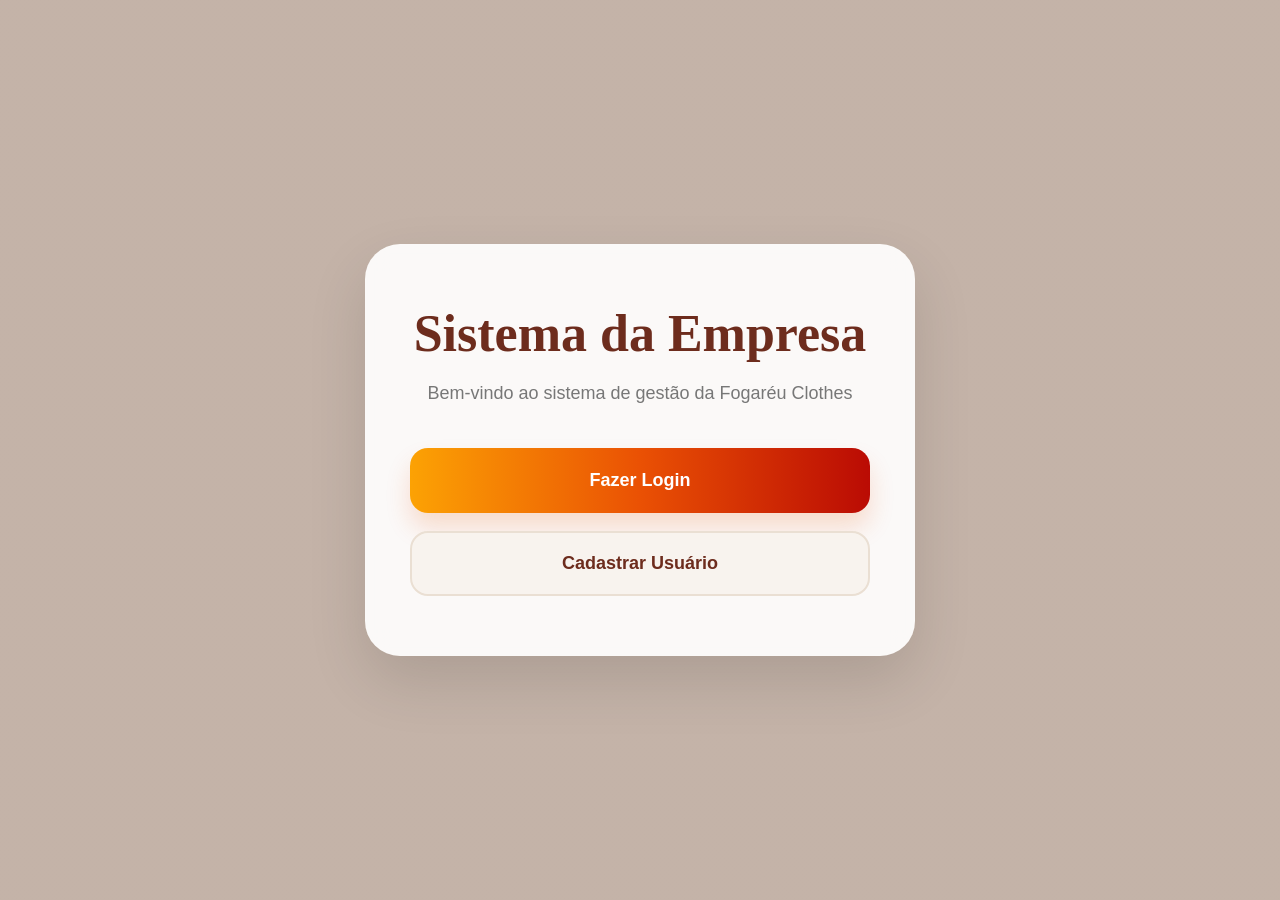
<file: templates/index.html>
<!DOCTYPE html>
<html lang="pt-br">
<head>
    <meta charset="UTF-8">
    <title>Sistema da Empresa</title>
    <link rel="stylesheet" href="/static/style.css">
</head>
 
<body>
 
    <div class="centralizar-pagina">
 
<div class="home-container">
    <h1>Sistema da Empresa</h1>
    <p>Bem-vindo ao sistema de gestão da Fogaréu Clothes</p>
 
    <div class="botoes">
        <a href="/login" class="btn-login">Fazer Login</a>
        <a href="/cadastro" class="btn-cadastro">Cadastrar Usuário</a>
    </div>
 
</div>
 
</body>
</html>
</file>
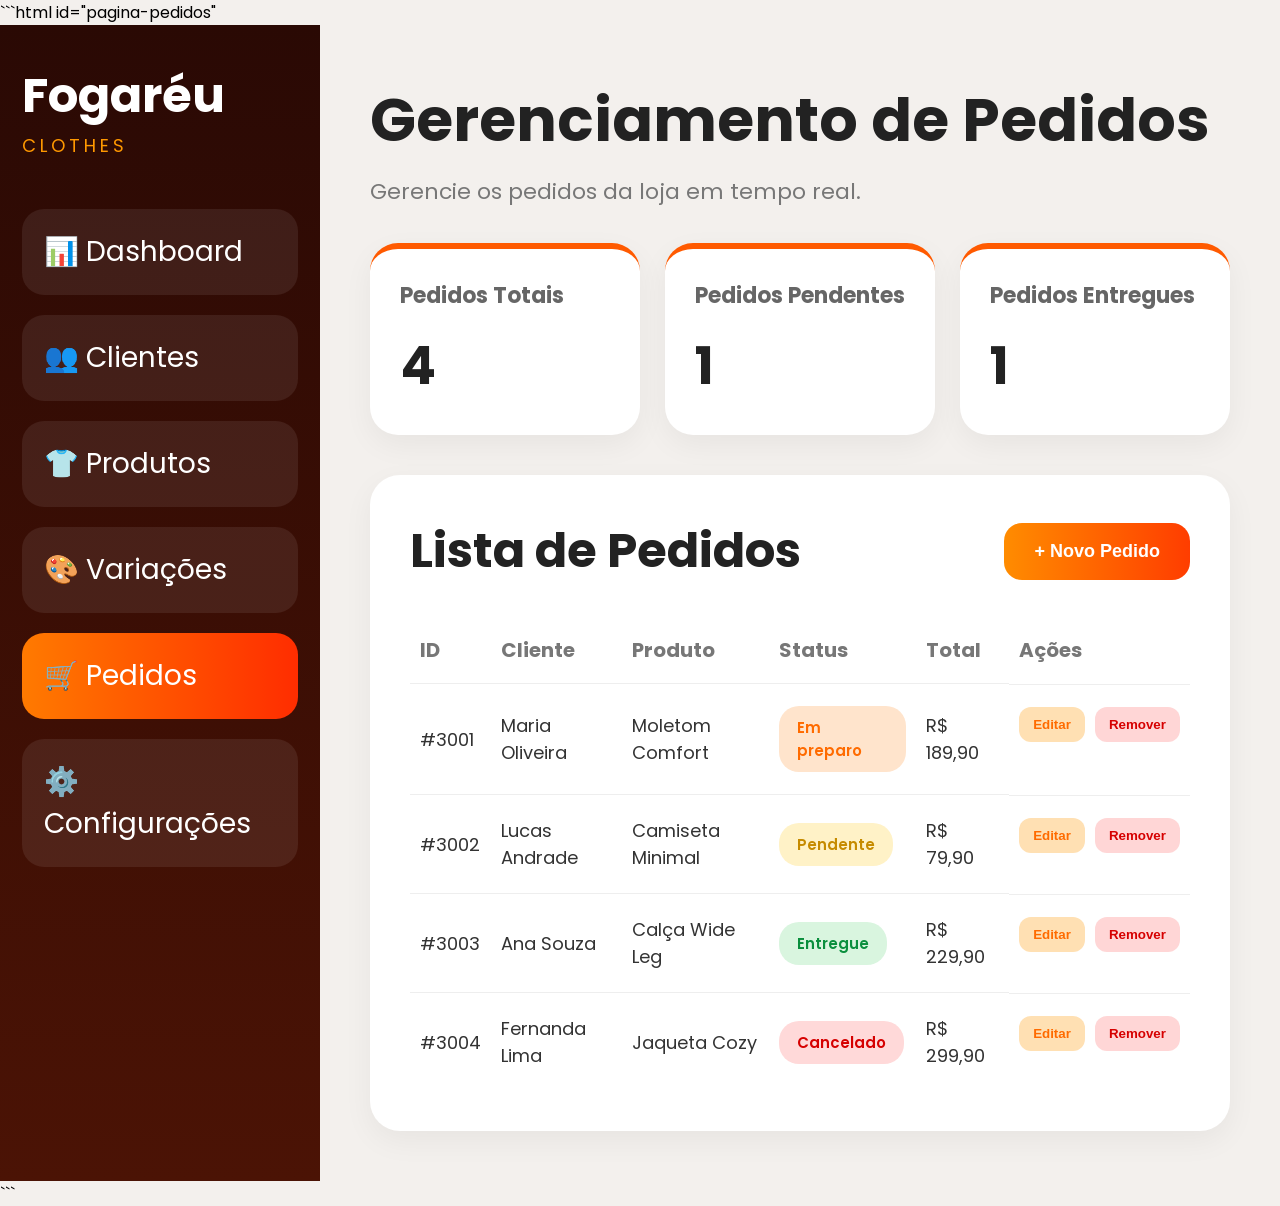
<file: templates/cadastro-pedido.html>
```html id="pagina-pedidos"
<!DOCTYPE html>
<html lang="pt-BR">
<head>
<meta charset="UTF-8">
<meta name="viewport" content="width=device-width, initial-scale=1.0">

<title>Gerenciamento de Pedidos</title>

<link href="https://fonts.googleapis.com/css2?family=Poppins:wght@300;400;500;600;700&display=swap" rel="stylesheet">

<style>

/* =========================================================
RESET
========================================================= */

*{
    margin:0;
    padding:0;
    box-sizing:border-box;
}

body{
    font-family:'Poppins', sans-serif;
    background:#f3f0ed;
}

/* =========================================================
LAYOUT
========================================================= */

.container{
    display:flex;
    min-height:100vh;
}

/* =========================================================
SIDEBAR
========================================================= */

.sidebar{
    width:320px;
    background:linear-gradient(to bottom,#2a0904,#4b1305);
    padding:35px 22px;
}

.logo h1{
    color:#fff;
    font-size:48px;
    font-weight:700;
}

.logo span{
    color:#ff9800;
    letter-spacing:4px;
    font-size:18px;
}

.menu{
    margin-top:50px;
    display:flex;
    flex-direction:column;
    gap:20px;
}

.menu-item{
    text-decoration:none;
    color:#fff;
    background:rgba(255,255,255,0.08);
    padding:22px;
    border-radius:22px;
    font-size:28px;
    transition:0.3s;
}

.menu-item:hover{
    background:#ff5a00;
}

.menu-item.active{
    background:linear-gradient(to right,#ff7a00,#ff2d00);
}

/* =========================================================
CONTENT
========================================================= */

.content{
    flex:1;
    padding:50px;
}

.topo{
    margin-bottom:35px;
}

.topo h1{
    font-size:60px;
    color:#222;
}

.topo p{
    margin-top:10px;
    color:#777;
    font-size:22px;
}

/* =========================================================
CARDS
========================================================= */

.cards{
    display:grid;
    grid-template-columns:repeat(auto-fit,minmax(250px,1fr));
    gap:25px;
    margin-bottom:40px;
}

.card{
    background:#fff;
    padding:30px;
    border-radius:28px;
    box-shadow:0 10px 30px rgba(0,0,0,0.05);
    border-top:6px solid #ff5a00;
}

.card h3{
    color:#666;
    font-size:22px;
    margin-bottom:15px;
}

.card span{
    font-size:52px;
    font-weight:700;
    color:#222;
}

/* =========================================================
PEDIDOS
========================================================= */

.pedidos-box{
    background:#fff;
    padding:40px;
    border-radius:30px;
    box-shadow:0 10px 30px rgba(0,0,0,0.05);
}

.titulo-pedidos{
    display:flex;
    justify-content:space-between;
    align-items:center;
    margin-bottom:30px;
}

.titulo-pedidos h2{
    font-size:48px;
    color:#222;
}

.btn-novo{
    background:linear-gradient(to right,#ff8c00,#ff3d00);
    color:#fff;
    border:none;
    padding:18px 30px;
    border-radius:18px;
    font-size:18px;
    font-weight:600;
    cursor:pointer;
    transition:0.3s;
}

.btn-novo:hover{
    opacity:0.9;
    transform:translateY(-2px);
}

/* =========================================================
TABELA
========================================================= */

table{
    width:100%;
    border-collapse:collapse;
}

th{
    text-align:left;
    color:#777;
    padding:18px 10px;
    font-size:20px;
}

td{
    padding:22px 10px;
    border-top:1px solid #eee;
    font-size:18px;
    color:#333;
}

/* =========================================================
STATUS
========================================================= */

.status{
    padding:10px 18px;
    border-radius:20px;
    font-weight:600;
    font-size:15px;
    display:inline-block;
}

.preparo{
    background:#ffe4cc;
    color:#ff6b00;
}

.pendente{
    background:#fff2c7;
    color:#c68b00;
}

.entregue{
    background:#d9f5df;
    color:#0a8f3d;
}

.cancelado{
    background:#ffd9d9;
    color:#d60000;
}

/* =========================================================
AÇÕES
========================================================= */

.acoes{
    display:flex;
    gap:10px;
}

.btn{
    border:none;
    padding:10px 14px;
    border-radius:12px;
    cursor:pointer;
    font-weight:600;
    transition:0.3s;
}

.editar{
    background:#ffe0b3;
    color:#ff6b00;
}

.remover{
    background:#ffd6d6;
    color:#d60000;
}

.btn:hover{
    opacity:0.85;
}

/* =========================================================
RESPONSIVO
========================================================= */

@media(max-width:1100px){

    .sidebar{
        display:none;
    }

    .content{
        padding:30px;
    }

    .titulo-pedidos{
        flex-direction:column;
        gap:20px;
        align-items:flex-start;
    }

    .titulo-pedidos h2{
        font-size:36px;
    }

    table{
        display:block;
        overflow-x:auto;
    }

}

</style>
</head>

<body>

<div class="container">

    <!-- SIDEBAR -->

    <aside class="sidebar">

        <div class="logo">
            <h1>Fogaréu</h1>
            <span>CLOTHES</span>
        </div>

        <nav class="menu">

            <a href="#" class="menu-item">
                📊 Dashboard
            </a>

            <a href="#" class="menu-item">
                👥 Clientes
            </a>

            <a href="#" class="menu-item">
                👕 Produtos
            </a>

            <a href="#" class="menu-item">
                🎨 Variações
            </a>

            <a href="#" class="menu-item active">
                🛒 Pedidos
            </a>

            <a href="#" class="menu-item">
                ⚙️ Configurações
            </a>

        </nav>

    </aside>

    <!-- CONTENT -->

    <main class="content">

        <div class="topo">

            <h1>Gerenciamento de Pedidos</h1>

            <p>Gerencie os pedidos da loja em tempo real.</p>

        </div>

        <!-- CARDS -->

        <div class="cards">

            <div class="card">
                <h3>Pedidos Totais</h3>
                <span id="totalPedidos">4</span>
            </div>

            <div class="card">
                <h3>Pedidos Pendentes</h3>
                <span id="pendentes">1</span>
            </div>

            <div class="card">
                <h3>Pedidos Entregues</h3>
                <span id="entregues">1</span>
            </div>

        </div>

        <!-- TABELA -->

        <section class="pedidos-box">

            <div class="titulo-pedidos">

                <h2>Lista de Pedidos</h2>

                <button class="btn-novo" onclick="novoPedido()">
                    + Novo Pedido
                </button>

            </div>

            <table>

                <thead>

                    <tr>

                        <th>ID</th>
                        <th>Cliente</th>
                        <th>Produto</th>
                        <th>Status</th>
                        <th>Total</th>
                        <th>Ações</th>

                    </tr>

                </thead>

                <tbody id="tabelaPedidos">

                    <tr>

                        <td>#3001</td>
                        <td>Maria Oliveira</td>
                        <td>Moletom Comfort</td>

                        <td>
                            <span class="status preparo">
                                Em preparo
                            </span>
                        </td>

                        <td>R$ 189,90</td>

                        <td class="acoes">

                            <button class="btn editar">
                                Editar
                            </button>

                            <button class="btn remover" onclick="removerPedido(this)">
                                Remover
                            </button>

                        </td>

                    </tr>

                    <tr>

                        <td>#3002</td>
                        <td>Lucas Andrade</td>
                        <td>Camiseta Minimal</td>

                        <td>
                            <span class="status pendente">
                                Pendente
                            </span>
                        </td>

                        <td>R$ 79,90</td>

                        <td class="acoes">

                            <button class="btn editar">
                                Editar
                            </button>

                            <button class="btn remover" onclick="removerPedido(this)">
                                Remover
                            </button>

                        </td>

                    </tr>

                    <tr>

                        <td>#3003</td>
                        <td>Ana Souza</td>
                        <td>Calça Wide Leg</td>

                        <td>
                            <span class="status entregue">
                                Entregue
                            </span>
                        </td>

                        <td>R$ 229,90</td>

                        <td class="acoes">

                            <button class="btn editar">
                                Editar
                            </button>

                            <button class="btn remover" onclick="removerPedido(this)">
                                Remover
                            </button>

                        </td>

                    </tr>

                    <tr>

                        <td>#3004</td>
                        <td>Fernanda Lima</td>
                        <td>Jaqueta Cozy</td>

                        <td>
                            <span class="status cancelado">
                                Cancelado
                            </span>
                        </td>

                        <td>R$ 299,90</td>

                        <td class="acoes">

                            <button class="btn editar">
                                Editar
                            </button>

                            <button class="btn remover" onclick="removerPedido(this)">
                                Remover
                            </button>

                        </td>

                    </tr>

                </tbody>

            </table>

        </section>

    </main>

</div>

<script>

/* =========================================================
NOVO PEDIDO
========================================================= */

function novoPedido(){

    const tabela = document.getElementById("tabelaPedido");

    const linha = document.createElement("tr");

    linha.innerHTML = `

        <td>#3005</td>

        <td>Novo Cliente</td>

        <td>Novo Produto</td>

        <td>
            <span class="status pendente">
                Pendente
            </span>
        </td>

        <td>R$ 0,00</td>

        <td class="acoes">

            <button class="btn editar">
                Editar
            </button>

            <button class="btn remover" onclick="removerPedido(this)">
                Remover
            </button>

        </td>

    `;

    tabela.appendChild(linha);

    atualizarCards();

}

/* =========================================================
REMOVER PEDIDO
========================================================= */

function removerPedido(botao){

    botao.closest("tr").remove();

    atualizarCards();

}

/* =========================================================
ATUALIZA CARDS
========================================================= */

function atualizarCards(){

    const linhas = document.querySelectorAll("#tabelaPedido tr");

    document.getElementById("totalPedido").innerText = linhas.length;

    let pendentes = 0;
    let entregues = 0;

    linhas.forEach(linha => {

        const status = linha.innerText;

        if(status.includes("Pendente")){
            pendentes++;
        }

        if(status.includes("Entregue")){
            entregues++;
        }

    });

    document.getElementById("pendentes").innerText = pendentes;

    document.getElementById("entregues").innerText = entregues;

}

</script>

</body>
</html>
```
</file>
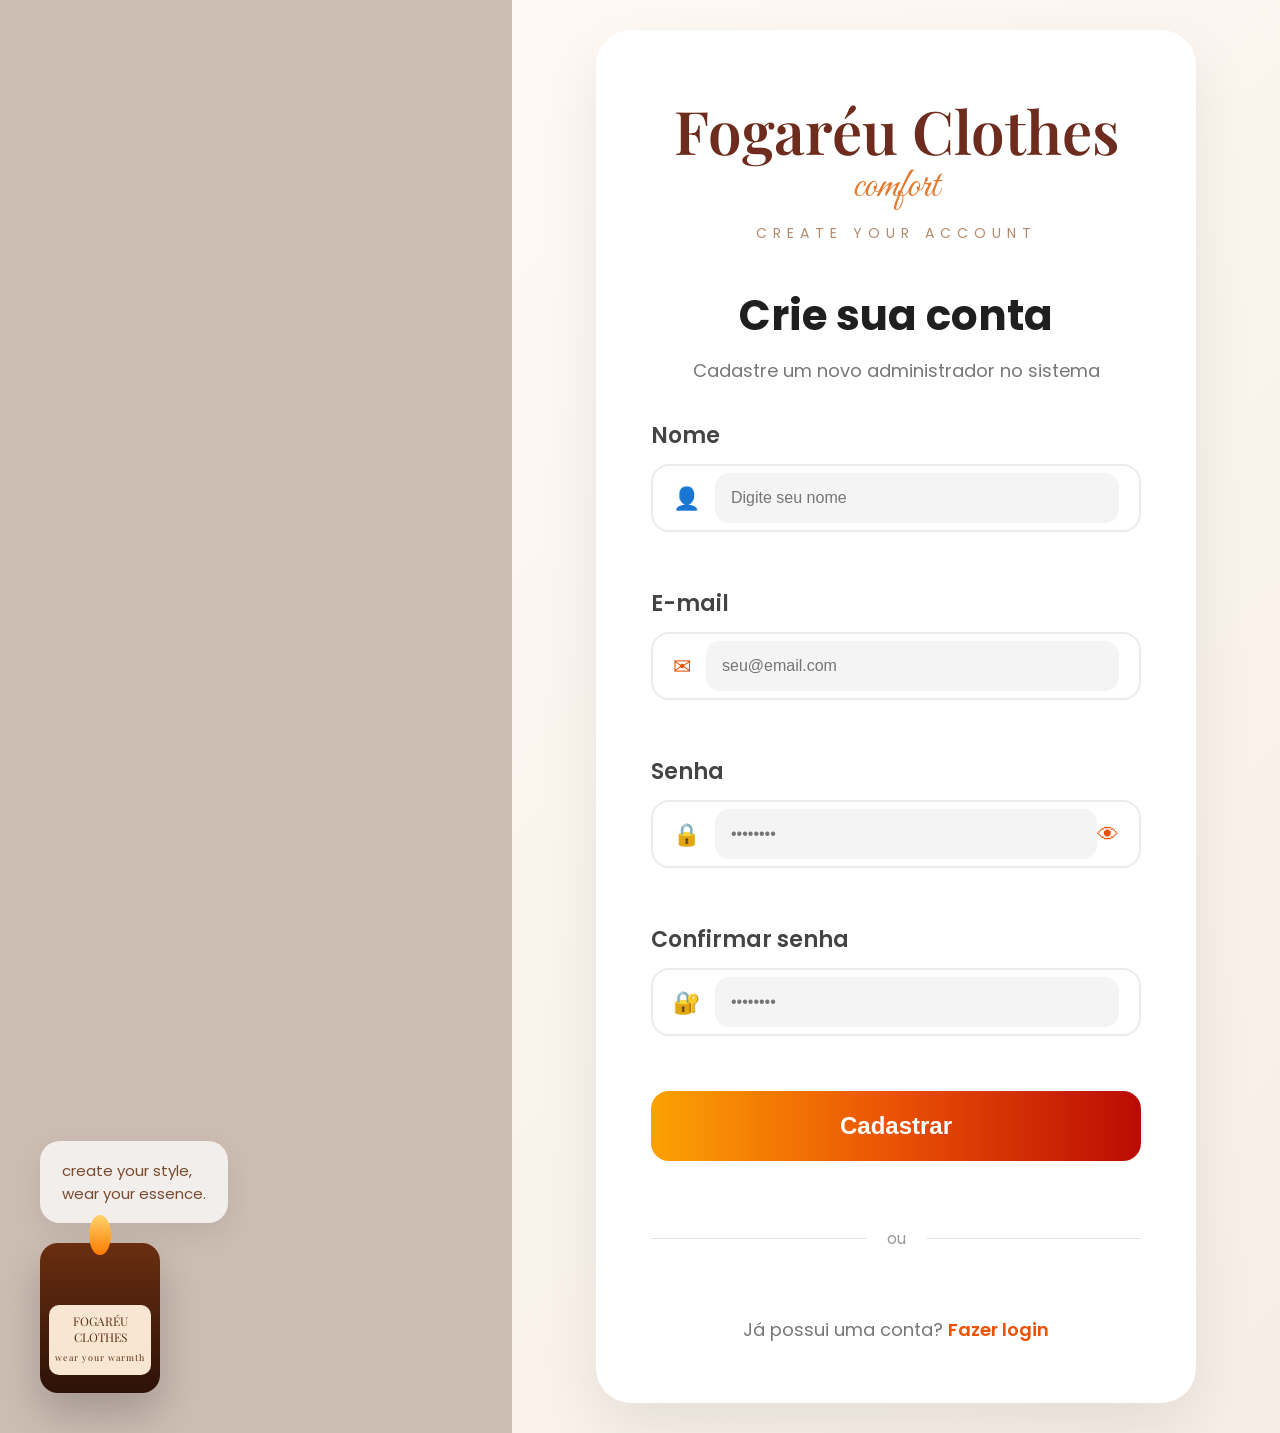
<file: templates/cadastro.html>
<!DOCTYPE html>
<html lang="pt-BR">
<head>

    <meta charset="UTF-8">

    <meta
        name="viewport"
        content="width=device-width, initial-scale=1.0"
    >

    <title>Fogaréu Clothes - Cadastro</title>

    <!-- GOOGLE FONTS -->
    <link rel="preconnect" href="https://fonts.googleapis.com">

    <link
        rel="preconnect"
        href="https://fonts.gstatic.com"
        crossorigin
    >

    <link
        href="https://fonts.googleapis.com/css2?family=Poppins:wght@300;400;500;600;700&family=Playfair+Display:wght@500;700&family=Great+Vibes&display=swap"
        rel="stylesheet"
    >

    <!-- CSS -->
    <link
        rel="stylesheet"
        href="/static/style.css"
    >

</head>

<body>

    <div class="container">

        <!-- LADO ESQUERDO -->
        <div class="left-side">

            <div class="decor">

                <div class="quote">
                    create your style,<br>
                    wear your essence.
                </div>

                <div class="candle">

                    <div class="flame"></div>

                    <div class="label">

                        FOGARÉU<br>
                        CLOTHES

                        <span>wear your warmth</span>

                    </div>

                </div>

            </div>

        </div>

        <!-- LADO DIREITO -->
        <div class="right-side">

            <div class="login-card">

                <!-- LOGO -->
                <div class="brand">

                    <h1>Fogaréu Clothes</h1>

                    <div class="comfort">
                        comfort
                    </div>

                    <div class="slogan">
                        CREATE YOUR ACCOUNT
                    </div>

                </div>

                <!-- TEXTO -->
                <div class="welcome">

                    <h2>Crie sua conta</h2>

                    <p>
                        Cadastre um novo administrador no sistema
                    </p>

                </div>

                <!-- FORM -->
                <form
                    action="/cadastro"
                    method="POST"
                >

                    <!-- NOME -->
                    <div class="input-group">

                        <label>Nome</label>

                        <div class="input-box">

                            <span class="icon">👤</span>

                            <input
                                type="text"
                                name="nome"
                                placeholder="Digite seu nome"
                                required
                            >

                        </div>

                    </div>

                    <!-- EMAIL -->
                    <div class="input-group">

                        <label>E-mail</label>

                        <div class="input-box">

                            <span class="icon">✉</span>

                            <input
                                type="email"
                                name="email"
                                placeholder="seu@email.com"
                                required
                            >

                        </div>

                    </div>

                    <!-- SENHA -->
                    <div class="input-group">

                        <label>Senha</label>

                        <div class="input-box">

                            <span class="icon">🔒</span>

                            <input
                                type="password"
                                id="password"
                                name="senha"
                                placeholder="••••••••"
                                required
                            >

                            <span
                                class="icon"
                                id="togglePassword"
                                style="cursor:pointer;"
                            >
                                👁
                            </span>

                        </div>

                    </div>

                    <!-- CONFIRMAR SENHA -->
                    <div class="input-group">

                        <label>Confirmar senha</label>

                        <div class="input-box">

                            <span class="icon">🔐</span>

                            <input
                                type="password"
                                id="confirmPassword"
                                placeholder="••••••••"
                                required
                            >

                        </div>

                    </div>

                    <!-- BOTÃO -->
                    <button
                        type="submit"
                        class="login-btn"
                    >
                        Cadastrar
                    </button>

                    <!-- DIVISOR -->
                    <div class="divider">
                        ou
                    </div>

                    <!-- LOGIN -->
                    <div class="register">

                        Já possui uma conta?

                        <a href="/login">
                            Fazer login
                        </a>

                    </div>

                </form>

            </div>

        </div>

    </div>

    <!-- SCRIPT -->
    <script>
        fetch("http://127.0.0.1:5000/produtos/cadastrar", {
    method: "POST",
    headers: {
        "Content-Type": "application/json"
    },
    body: JSON.stringify({
        nome: "Notebook",
        preco: 2500
    })
})

        // MOSTRAR / ESCONDER SENHA

        const togglePassword =
        document.getElementById("togglePassword");

        const password =
        document.getElementById("password");

        togglePassword.addEventListener("click", () => {

            const type =
            password.getAttribute("type") === "password"
            ? "text"
            : "password";

            password.setAttribute("type", type);

        });

    </script>

</body>
</html>
</file>
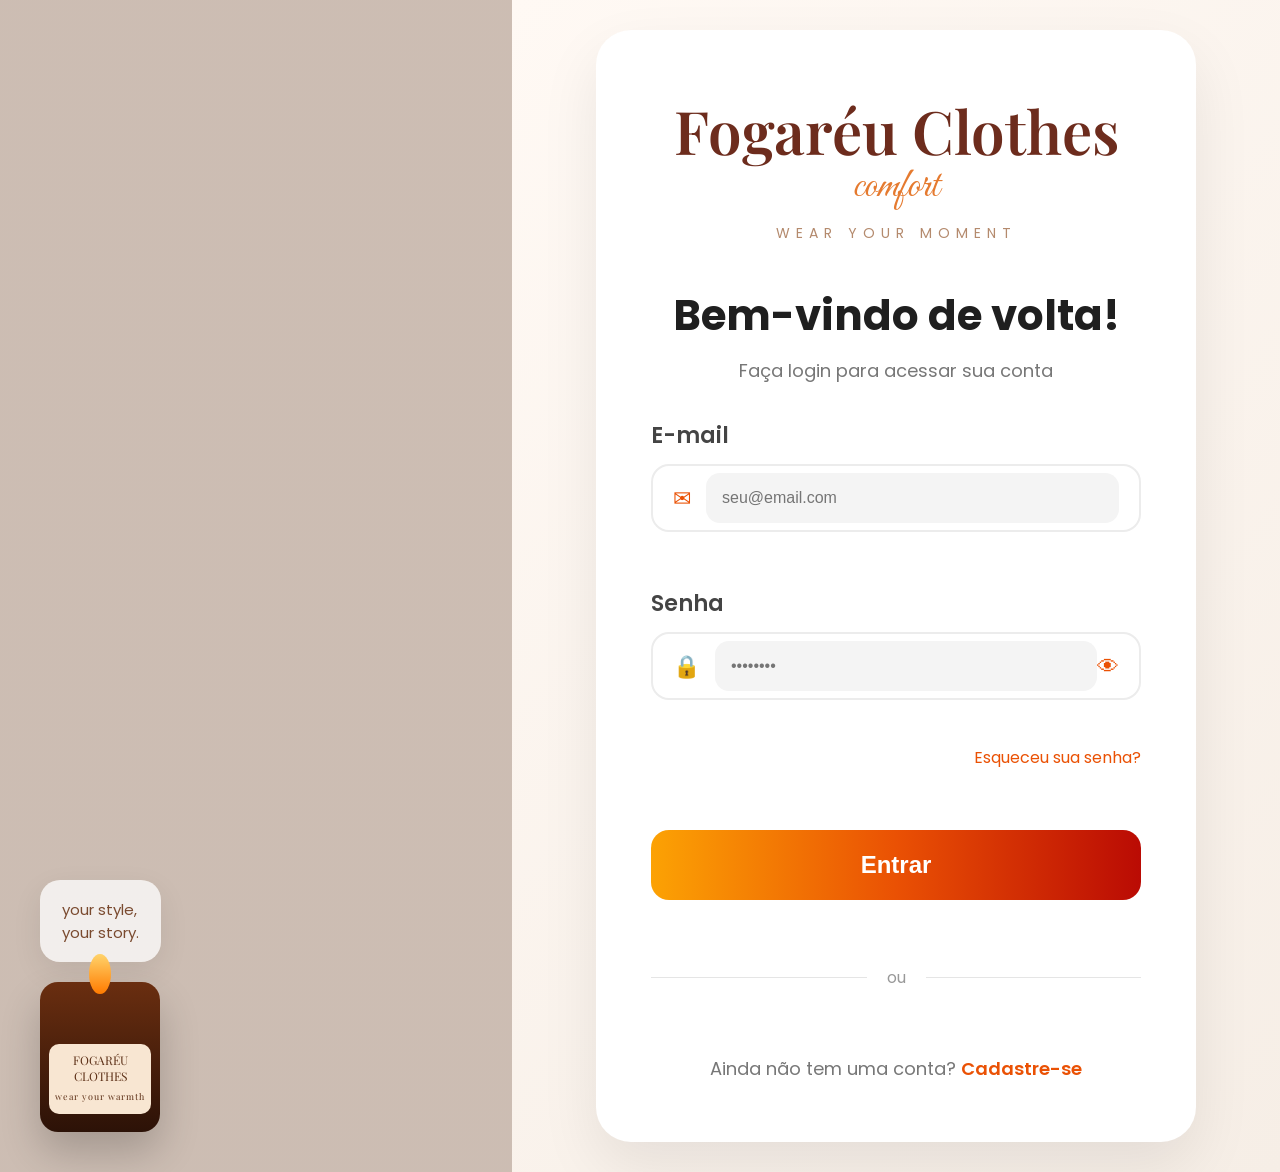
<file: templates/login.html>
<!DOCTYPE html>
<html lang="pt-BR">
<head>

    <meta charset="UTF-8">

    <meta
        name="viewport"
        content="width=device-width, initial-scale=1.0"
    >

    <title>Fogaréu Clothes - Login</title>

    <!-- CSS -->
    <link
        rel="stylesheet"
        href="/static/style.css"
    >

    <!-- FONTES -->
    <link rel="preconnect" href="https://fonts.googleapis.com">

    <link
        rel="preconnect"
        href="https://fonts.gstatic.com"
        crossorigin
    >

    <link
        href="https://fonts.googleapis.com/css2?family=Poppins:wght@300;400;500;600;700&family=Playfair+Display:wght@500;700&family=Great+Vibes&display=swap"
        rel="stylesheet"
    >

</head>

<body>

    <div class="container">

        <!-- LADO ESQUERDO -->

        <div class="left-side">

            <div class="decor">

                <div class="quote">
                    your style,<br>
                    your story.
                </div>

                <div class="candle">

                    <div class="flame"></div>

                    <div class="label">

                        FOGARÉU<br>
                        CLOTHES

                        <span>
                            wear your warmth
                        </span>

                    </div>

                </div>

            </div>

        </div>

        <!-- LADO DIREITO -->

        <div class="right-side">

            <div class="login-card">

                <!-- LOGO -->

                <div class="brand">

                    <h1>Fogaréu Clothes</h1>

                    <div class="comfort">
                        comfort
                    </div>

                    <div class="slogan">
                        WEAR YOUR MOMENT
                    </div>

                </div>

                <!-- TEXTO -->

                <div class="welcome">

                    <h2>
                        Bem-vindo de volta!
                    </h2>

                    <p>
                        Faça login para acessar sua conta
                    </p>

                </div>

                <!-- FORMULÁRIO -->

                <form
                    id="loginForm"
                    method="POST"
                    action="/login"
                >

                    <!-- EMAIL -->

                    <div class="input-group">

                        <label>
                            E-mail
                        </label>

                        <div class="input-box">

                            <span class="icon">
                                ✉
                            </span>

                            <input
                                type="email"
                                name="email"
                                placeholder="seu@email.com"
                                required
                            >

                        </div>

                    </div>

                    <!-- SENHA -->

                    <div class="input-group">

                        <label>
                            Senha
                        </label>

                        <div class="input-box">

                            <span class="icon">
                                🔒
                            </span>

                            <input
                                type="password"
                                id="password"
                                name="senha"
                                placeholder="••••••••"
                                required
                            >

                            <span
                                class="icon"
                                id="togglePassword"
                                style="cursor:pointer;"
                            >
                                👁
                            </span>

                        </div>

                    </div>

                    <!-- ESQUECI SENHA -->

                    <div class="forgot">

                        <a href="#">
                            Esqueceu sua senha?
                        </a>

                    </div>

                    <!-- BOTÃO LOGIN -->

                    <button
                        type="submit"
                        class="login-btn"
                    >
                        Entrar
                    </button>

                    <!-- DIVISOR -->

                    <div class="divider">
                        ou
                    </div>

                    <!-- CADASTRO -->

                    <div class="register">

                        Ainda não tem uma conta?

                        <a href="/admin/cadastro">
                            Cadastre-se
                        </a>

                    </div>

                </form>

            </div>

        </div>

    </div>

    <!-- JAVASCRIPT -->

    <script>

        // MOSTRAR / ESCONDER SENHA

        const togglePassword =
        document.getElementById(
            'togglePassword'
        );

        const password =
        document.getElementById(
            'password'
        );

        togglePassword.addEventListener(
            'click',
            () => {

                const type =

                password.getAttribute(
                    'type'
                ) === 'password'

                ? 'text'
                : 'password';

                password.setAttribute(
                    'type',
                    type
                );

            }
        );

    </script>

</body>
</html>
</file>
<file: static/style.css>
/* =========================================================
RESET
========================================================= */

*{
    margin:0;
    padding:0;
    box-sizing:border-box;
}

/* =========================================================
BODY
========================================================= */

body{

    font-family:'Poppins', sans-serif;

    min-height:100vh;

    background:#f6efe8;
}

/* =========================================================
PÁGINA INICIAL
========================================================= */

.centralizar-pagina{

    width:100%;
    min-height:100vh;

    display:flex;
    align-items:center;
    justify-content:center;

    padding:20px;

    background:
    linear-gradient(rgba(80,40,20,.30), rgba(80,40,20,.30)),
    url('https://images.unsplash.com/photo-1441986300917-64674bd600d8?q=80&w=1600&auto=format&fit=crop');

    background-size:cover;
    background-position:center;
}

.home-container{

    width:100%;
    max-width:550px;

    background:rgba(255,255,255,0.92);

    backdrop-filter:blur(10px);

    border-radius:35px;

    padding:60px 45px;

    text-align:center;

    box-shadow:0 25px 60px rgba(0,0,0,.12);
}

/* =========================================================
TÍTULOS
========================================================= */

.home-container h1{

    font-family:'Playfair Display', serif;

    font-size:52px;

    color:#6d2c1d;

    margin-bottom:15px;
}

.home-container p{

    color:#777;

    font-size:18px;

    line-height:1.7;

    margin-bottom:40px;
}

/* =========================================================
BOTÕES
========================================================= */

.botoes{

    display:flex;
    flex-direction:column;

    gap:18px;
}

.botoes a{

    text-decoration:none;

    width:100%;
    height:65px;

    border-radius:18px;

    display:flex;
    align-items:center;
    justify-content:center;

    font-size:18px;
    font-weight:600;

    transition:.3s;
}

/* =========================================================
BOTÃO LOGIN
========================================================= */

.btn-login{

    background:
    linear-gradient(
    90deg,
    #fca204,
    #ea5104,
    #ba0b04
    );

    color:white;

    box-shadow:0 15px 25px rgba(234,81,4,.18);
}

.btn-login:hover{

    transform:translateY(-3px);

    box-shadow:0 18px 30px rgba(234,81,4,.28);
}

/* =========================================================
BOTÃO CADASTRO
========================================================= */

.btn-cadastro{

    background:#f8f3ee;

    border:2px solid #eadfd3;

    color:#6d2c1d;
}

.btn-cadastro:hover{

    background:#efe6de;

    transform:translateY(-2px);
}

/* =========================================================
LOGIN
========================================================= */

.container{

    width:100%;
    min-height:100vh;

    display:flex;
}

/* =========================================================
LADO ESQUERDO
========================================================= */

.left-side{

    width:40%;

    background:
    linear-gradient(rgba(80,40,20,.25), rgba(80,40,20,.25)),
    url('https://images.unsplash.com/photo-1523381210434-271e8be1f52b?q=80&w=1200&auto=format&fit=crop');

    background-size:cover;
    background-position:center;

    display:flex;
    align-items:flex-end;

    padding:40px;
}

.decor{
    width:100%;
}

/* =========================================================
QUOTE
========================================================= */

.quote{

    background:rgba(255,255,255,0.75);

    padding:18px 22px;

    border-radius:20px;

    width:max-content;

    margin-bottom:20px;

    color:#7a4a2f;

    font-size:15px;

    box-shadow:0 10px 30px rgba(0,0,0,.08);
}

/* =========================================================
VELA
========================================================= */

.candle{

    width:120px;
    height:150px;

    background:
    linear-gradient(
    to bottom,
    #6a2e10,
    #2c1207
    );

    border-radius:18px;

    position:relative;

    box-shadow:0 20px 40px rgba(0,0,0,.2);

    display:flex;
    align-items:flex-end;
    justify-content:center;

    padding-bottom:18px;
}

.flame{

    position:absolute;

    top:-28px;

    width:22px;
    height:40px;

    background:
    linear-gradient(
    #ffd36b,
    #ff7b00
    );

    border-radius:50%;

    animation:flicker 1.5s infinite alternate;
}

@keyframes flicker{

    from{
        transform:scale(1) rotate(-2deg);
    }

    to{
        transform:scale(1.08) rotate(2deg);
    }
}

/* =========================================================
LABEL
========================================================= */

.label{

    width:85%;
    height:70px;

    background:#f8e6d2;

    border-radius:10px;

    text-align:center;

    padding-top:8px;

    font-size:12px;

    color:#5c2f16;

    font-family:'Playfair Display', serif;
}

.label span{

    display:block;

    font-size:9px;

    margin-top:6px;

    letter-spacing:1px;
}

/* =========================================================
LADO DIREITO
========================================================= */

.right-side{

    width:60%;

    display:flex;
    align-items:center;
    justify-content:center;

    background:
    linear-gradient(
    135deg,
    #fff9f4,
    #f6eee6
    );

    padding:30px;
}

/* =========================================================
CARD LOGIN
========================================================= */

.login-card{

    width:100%;
    max-width:600px;

    background:#fff;

    border-radius:35px;

    padding:60px 55px;

    box-shadow:0 25px 60px rgba(0,0,0,.08);
}

/* =========================================================
LOGO
========================================================= */

.brand{

    text-align:center;

    margin-bottom:40px;
}

.brand h1{

    font-family:'Playfair Display', serif;

    font-size:60px;

    color:#6d2c1d;

    font-weight:600;
}

.comfort{

    font-family:'Great Vibes', cursive;

    color:#e57a2f;

    font-size:42px;

    margin-top:-10px;
}

.slogan{

    margin-top:10px;

    letter-spacing:6px;

    font-size:14px;

    color:#b48a6d;
}

/* =========================================================
WELCOME
========================================================= */

.welcome{

    text-align:center;

    margin-bottom:35px;
}

.welcome h2{

    font-size:42px;

    color:#1f1f1f;

    margin-bottom:10px;
}

.welcome p{

    color:#777;

    font-size:18px;
}

/* =========================================================
INPUTS
========================================================= */

.input-group{
    margin-bottom:25px;
}

.input-group label{

    display:block;

    margin-bottom:10px;

    font-size:18px;

    font-weight:500;

    color:#2b2b2b;
}

.input-box{

    width:100%;
    height:68px;

    border:2px solid #ececec;

    border-radius:18px;

    display:flex;
    align-items:center;

    padding:0 20px;

    transition:.3s;
}

.input-box:focus-within{
    border-color:#ea5104;
}

.input-box input{

    width:100%;

    border:none;
    outline:none;

    font-size:17px;

    margin-left:15px;

    color:#555;

    background:transparent;
}

.icon{

    font-size:22px;

    color:#ea5104;
}

/* =========================================================
LINK ESQUECI SENHA
========================================================= */

.forgot{

    text-align:right;

    margin-top:-10px;

    margin-bottom:30px;
}

.forgot a{

    text-decoration:none;

    color:#ea5104;

    font-size:16px;
}

/* =========================================================
BOTÃO LOGIN
========================================================= */

.login-btn{

    width:100%;
    height:70px;

    border:none;

    border-radius:18px;

    font-size:24px;
    font-weight:600;

    color:white;

    cursor:pointer;

    background:
    linear-gradient(
    90deg,
    #fca204,
    #ea5104,
    #ba0b04
    );

    transition:.3s;
}

.login-btn:hover{

    transform:translateY(-2px);

    box-shadow:0 15px 25px rgba(234,81,4,.25);
}

/* =========================================================
DIVIDER
========================================================= */

.divider{

    display:flex;
    align-items:center;

    gap:20px;

    margin:35px 0;

    color:#999;
}

.divider::before,
.divider::after{

    content:'';

    flex:1;

    height:1px;

    background:#e5e5e5;
}

/* =========================================================
REGISTRO
========================================================= */

.register{

    text-align:center;

    font-size:18px;

    color:#777;
}

.register a{

    text-decoration:none;

    color:#ea5104;

    font-weight:600;
}



    .dashboard {
      display: flex;
      min-height: 100vh;
    }

    /* SIDEBAR */

    .sidebar {
      width: 280px;
      background: linear-gradient(180deg, #3f1f12, #1e0d07);
      padding: 30px 20px;
      color: white;
      display: flex;
      flex-direction: column;
      justify-content: space-between;
    }

    .logo {
      margin-bottom: 40px;
    }

    .logo h1 {
      font-size: 32px;
      font-weight: 700;
      color: #fff;
    }

    .logo span {
      color: #fca204;
      font-size: 14px;
      letter-spacing: 3px;
    }

    .menu {
      display: flex;
      flex-direction: column;
      gap: 15px;
    }

    .menu button {
      border: none;
      padding: 18px;
      border-radius: 18px;
      font-size: 16px;
      text-align: left;
      color: white;
      background: #ffffff10;
      cursor: pointer;
      transition: .3s;
    }

    .menu button:hover,
    .menu .active {
      background: linear-gradient(90deg, #fca204, #ea5104, #ba0b04);
      transform: translateX(5px);
    }

    .logout {
      padding: 18px;
      border: none;
      border-radius: 18px;
      background: #ffffff10;
      color: white;
      cursor: pointer;
      font-size: 15px;
    }

    /* MAIN */

    .main {
      flex: 1;
      padding: 35px;
    }

    .topbar {
      display: flex;
      justify-content: space-between;
      align-items: center;
      margin-bottom: 30px;
    }

    .topbar h2 {
      font-size: 38px;
    }

    .topbar p {
      color: #777;
      margin-top: 5px;
    }

    .admin {
      display: flex;
      align-items: center;
      gap: 15px;
      background: white;
      padding: 15px 20px;
      border-radius: 18px;
      box-shadow: 0 10px 20px rgba(0, 0, 0, .05);
    }

    .avatar {
      width: 50px;
      height: 50px;
      border-radius: 50%;
      background: linear-gradient(135deg, #fca204, #ba0b04);
      display: flex;
      align-items: center;
      justify-content: center;
      color: white;
      font-weight: bold;
    }

    /* CARDS */

    .cards {
      display: grid;
      grid-template-columns: repeat(auto-fit, minmax(220px, 1fr));
      gap: 20px;
      margin-bottom: 30px;
    }

    .card {
      background: white;
      padding: 25px;
      border-radius: 25px;
      box-shadow: 0 10px 20px rgba(0, 0, 0, .04);
      position: relative;
      overflow: hidden;
    }

    .card::before {
      content: '';
      position: absolute;
      top: 0;
      left: 0;
      width: 100%;
      height: 6px;
    }

    .card:nth-child(1)::before {
      background: #ea5104;
    }

    .card:nth-child(2)::before {
      background: #fca204;
    }

    .card:nth-child(3)::before {
      background: #ba0b04;
    }

    .card:nth-child(4)::before {
      background: #740a04;
    }

    .card h3 {
      font-size: 15px;
      color: #777;
      margin-bottom: 10px;
    }

    .card h1 {
      font-size: 42px;
    }

    /* CONTENT */

    .content {
      display: grid;
      grid-template-columns: 2fr 1fr;
      gap: 25px;
    }

    .table-box,
    .activity {
      background: white;
      border-radius: 30px;
      padding: 30px;
      box-shadow: 0 10px 20px rgba(0, 0, 0, .04);
    }

    .section-header {
      display: flex;
      justify-content: space-between;
      align-items: center;
      margin-bottom: 25px;
    }

    .section-header h2 {
      font-size: 34px;
    }

    .new-btn {
      border: none;
      padding: 14px 22px;
      border-radius: 14px;
      background: linear-gradient(90deg, #fca204, #ea5104);
      color: white;
      cursor: pointer;
      font-weight: 600;
    }

    table {
      width: 100%;
      border-collapse: collapse;
    }

    th {
      text-align: left;
      color: #777;
      padding-bottom: 18px;
      font-size: 14px;
    }

    td {
      padding: 18px 0;
      border-top: 1px solid #efefef;
      font-size: 15px;
    }

    .status {
      padding: 8px 14px;
      border-radius: 999px;
      font-size: 13px;
      font-weight: 600;
      width: max-content;
    }

    .active-status {
      background: #ffe9d5;
      color: #ea5104;
    }

    .pending-status {
      background: #fff3cd;
      color: #b78103;
    }

    .finished-status {
      background: #d8f7e4;
      color: #128a4c;
    }

    /* ACTIVITY */

    .activity h2 {
      margin-bottom: 20px;
      font-size: 32px;
    }

    .activity-item {
      background: #f7f5f2;
      border-radius: 18px;
      padding: 18px;
      margin-bottom: 18px;
    }

    .activity-item h4 {
      margin-bottom: 6px;
      font-size: 18px;
    }

    .activity-item p {
      color: #777;
      font-size: 14px;
      line-height: 1.5;
    }


.menu-link{
    display:block;
    padding:18px;
    border-radius:18px;
    text-decoration:none;
    color:white;
    background:#ffffff10;
    transition:.3s;
    font-size:16px;
}

.menu-link:hover,
.menu-link.active{
    background:linear-gradient(
        90deg,
        #fca204,
        #ea5104,
        #ba0b04
    );

    transform:translateX(5px);
}



/* =========================================================
LOGOUT
========================================================= */
.logout-btn{
    display:block;
    width:100%;
    text-decoration:none;
    text-align:center;
    padding:18px;
    border-radius:18px;
    color:white;
    background:#ffffff10;
    font-size:16px;
    font-weight:500;
    transition:.3s;
    margin-top:30px;
}

.logout-btn:hover{
    background:#ba0b04;
    transform:translateY(-2px);
    box-shadow:0 10px 20px rgba(186,11,4,.25);
}



/* =========================================================
PRODUTOS
========================================================= */

.container{
    display:flex;
    min-height:100vh;
}


.sidebar{
    width:320px;
    background:linear-gradient(to bottom,#2a0904,#4b1305);
    padding:35px 22px;
}

.logo h1{
    color:#fff;
    font-size:48px;
    font-weight:700;
}

.logo span{
    color:#ff9800;
    letter-spacing:4px;
    font-size:18px;
}

.menu{
    margin-top:50px;
    display:flex;
    flex-direction:column;
    gap:20px;
}

.menu-item{
    text-decoration:none;
    color:#fff;
    background:rgba(255,255,255,0.08);
    padding:22px;
    border-radius:22px;
    font-size:28px;
    transition:0.3s;
}

.menu-item:hover{
    background:#ff5a00;
}

.menu-item.active{
    background:linear-gradient(to right,#ff7a00,#ff2d00);
}


.content{
    flex:1;
    padding:50px;
}

.topo h1{
    font-size:64px;
    color:#222;
}

.topo p{
    margin-top:10px;
    color:#777;
    font-size:24px;
}


.card-form{
    background:#fff;
    margin-top:40px;
    padding:40px;
    border-radius:30px;
    box-shadow:0 10px 30px rgba(0,0,0,0.05);
}

form{
    display:flex;
    flex-direction:column;
    gap:30px;
}

.input-group{
    display:flex;
    flex-direction:column;
}

.input-group label{
    font-size:22px;
    margin-bottom:12px;
    color:#444;
    font-weight:600;
}

.input-group input,
.input-group textarea{
    border:none;
    background:#f4f4f4;
    padding:20px;
    border-radius:18px;
    font-size:18px;
    outline:none;
}

.input-group textarea{
    resize:none;
}

.dupla{
    display:grid;
    grid-template-columns:1fr 1fr;
    gap:25px;
}



.btn-cadastrar{
    background:linear-gradient(to right,#ff8c00,#ff3d00);
    color:#fff;
    border:none;
    padding:22px;
    font-size:22px;
    font-weight:600;
    border-radius:20px;
    cursor:pointer;
    transition:0.3s;
}

.btn-cadastrar:hover{
    transform:translateY(-2px);
    opacity:0.9;
}


.resultado{
    margin-top:30px;
    background:#fff3e8;
    border-left:6px solid #ff6b00;
    padding:20px;
    border-radius:18px;
    display:none;
}

.resultado h3{
    margin-bottom:10px;
    color:#ff5a00;
}

.resultado p{
    margin:8px 0;
    color:#444;
    font-size:17px;
}



/* =========================================================
AJUSTES DA PÁGINA PRODUTOS (CORREÇÃO)
========================================================= */

/* evita conflito de containers duplicados */
.dashboard {
    display: flex;
    min-height: 100vh;
}

/* garante sidebar única consistente */
.dashboard .sidebar {
    width: 320px;
    background: linear-gradient(to bottom, #2a0904, #4b1305);
    padding: 35px 22px;
}

/* conteúdo principal limpo */
.dashboard .content {
    flex: 1;
    padding: 50px;
}

/* topo mais equilibrado */
.topo h1 {
    font-size: 48px;
    color: #222;
}

.topo p {
    margin-top: 10px;
    color: #777;
    font-size: 18px;
}

/* botão novo produto */
.btn-cadastrar {
    background: linear-gradient(to right, #ff8c00, #ff3d00);
    color: #fff;
    border: none;
    padding: 18px 24px;
    font-size: 18px;
    font-weight: 600;
    border-radius: 16px;
    cursor: pointer;
    transition: 0.3s;
    margin-top: 20px;
    margin-bottom: 20px;
}

.btn-cadastrar:hover {
    transform: translateY(-2px);
    opacity: 0.9;
}

/* formulário escondido */
.card-form {
    background: #fff;
    margin-top: 20px;
    padding: 35px;
    border-radius: 25px;
    box-shadow: 0 10px 30px rgba(0,0,0,0.05);
}

/* inputs corrigidos */
.input-group input,
.input-group textarea {
    border: none;
    background: #f4f4f4;
    padding: 16px;
    border-radius: 14px;
    font-size: 16px;
    outline: none;
}

/* tabela de produtos (NOVA) */
.card-lista {
    margin-top: 30px;
    background: #fff;
    padding: 30px;
    border-radius: 25px;
    box-shadow: 0 10px 30px rgba(0,0,0,0.05);
}

.card-lista h2 {
    margin-bottom: 20px;
    font-size: 28px;
    color: #222;
}

.card-lista table {
    width: 100%;
    border-collapse: collapse;
}

.card-lista th {
    text-align: left;
    padding: 15px;
    color: #777;
    font-size: 14px;
    border-bottom: 1px solid #eee;
}

.card-lista td {
    padding: 15px;
    border-bottom: 1px solid #f1f1f1;
    font-size: 15px;
}

/* botões ação */
.btn-edit {
    background: #ffb703;
    color: #fff;
    padding: 6px 12px;
    border-radius: 10px;
    text-decoration: none;
    font-size: 13px;
    margin-right: 5px;
}

.btn-delete {
    background: #e63946;
    color: #fff;
    border: none;
    padding: 6px 12px;
    border-radius: 10px;
    cursor: pointer;
    font-size: 13px;
}


/* =========================================================
RESPONSIVO
========================================================= */
@media(max-width:950px){

    .left-side{
        display:none;
    }

    .right-side{
        width:100%;
    }

    .login-card{
        padding:40px 30px;
    }

    .brand h1{
        font-size:42px;
    }

    .welcome h2{
        font-size:32px;
    }
}

@media(max-width:700px){

    .home-container{
        padding:45px 25px;
    }

    .home-container h1{
        font-size:38px;
    }

    .home-container p{
        font-size:16px;
    }

    .botoes a{
        height:58px;
        font-size:16px;
    }

    .login-card{
        padding:35px 20px;
    }

    .brand h1{
        font-size:34px;
    }

    .comfort{
        font-size:30px;
    }

    .welcome h2{
        font-size:28px;
    }
}

.grafico-card{
    background:#fff;
    padding:30px;
    border-radius:25px;
    margin-bottom:25px;
    box-shadow:0 10px 20px rgba(0,0,0,.05);
    height:450px;
}

#graficoVendas{
    width:100% !important;
    height:350px !important;
}
</file>
